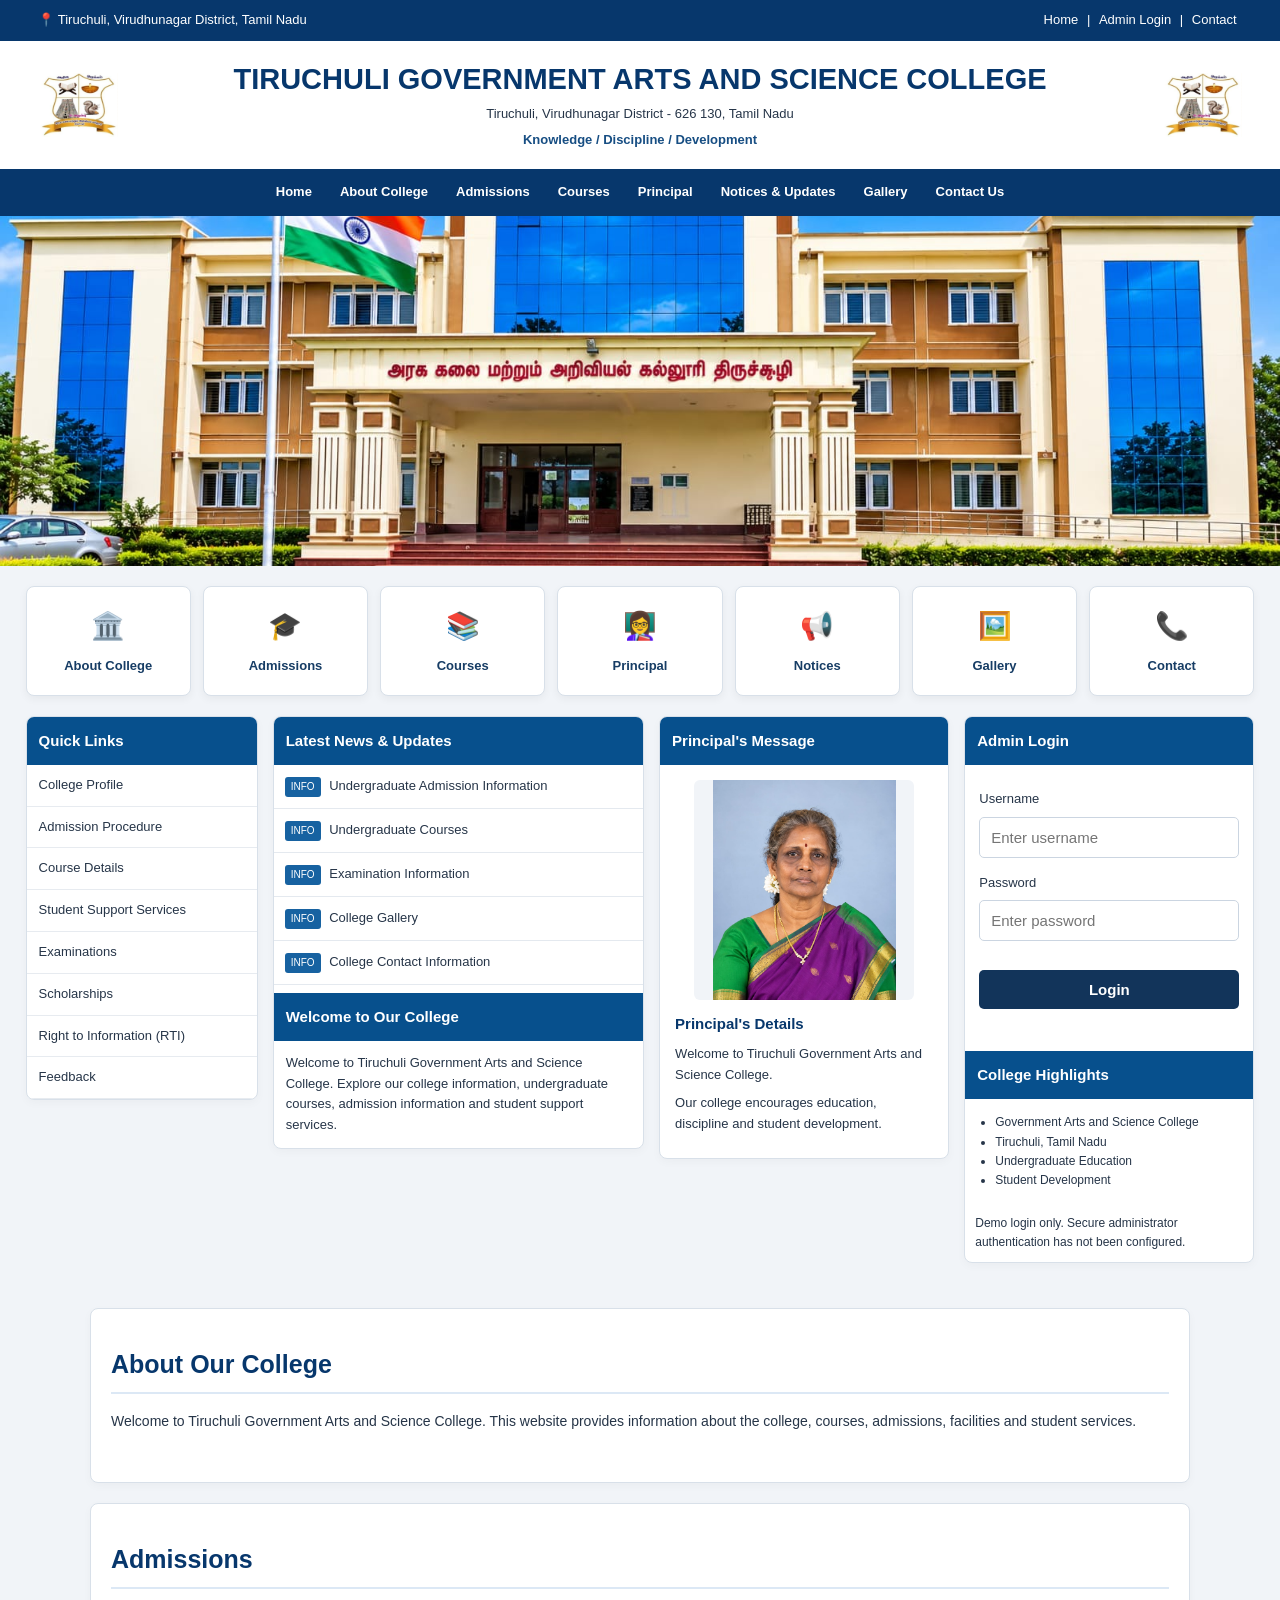
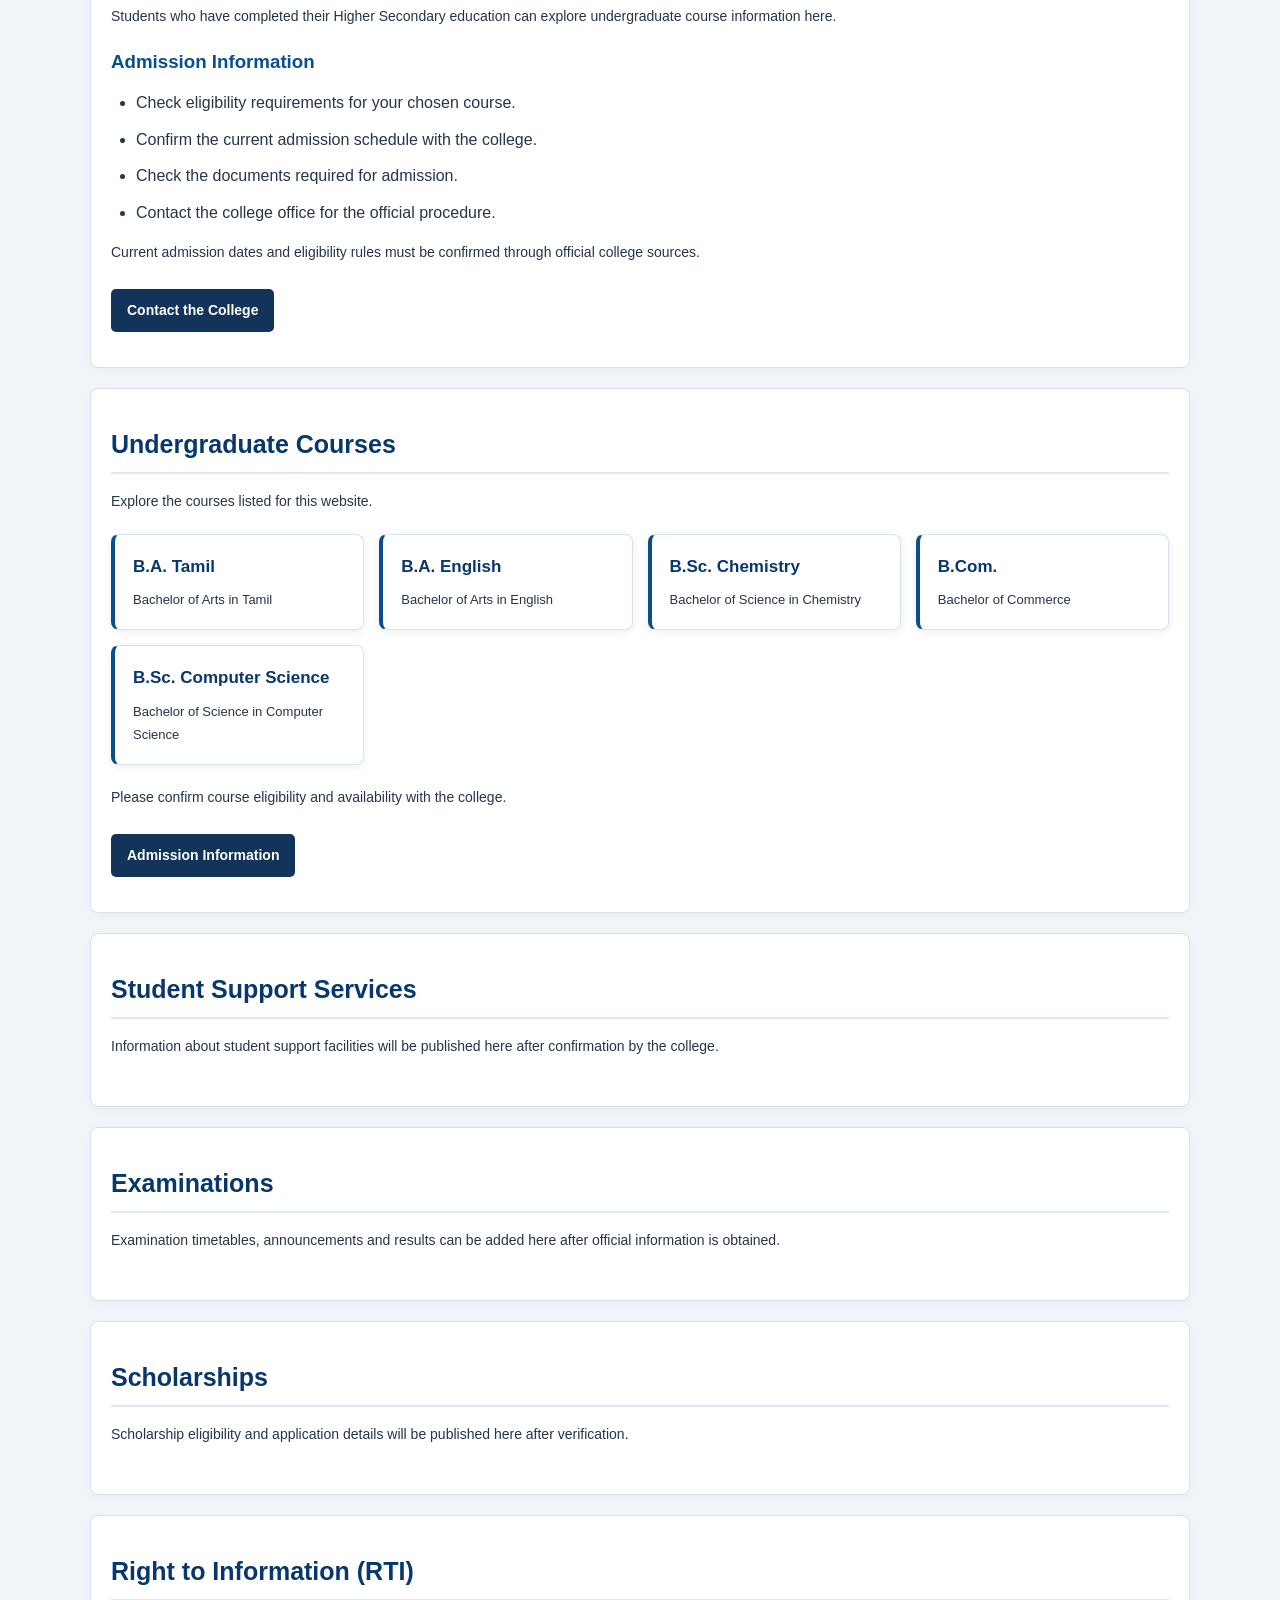
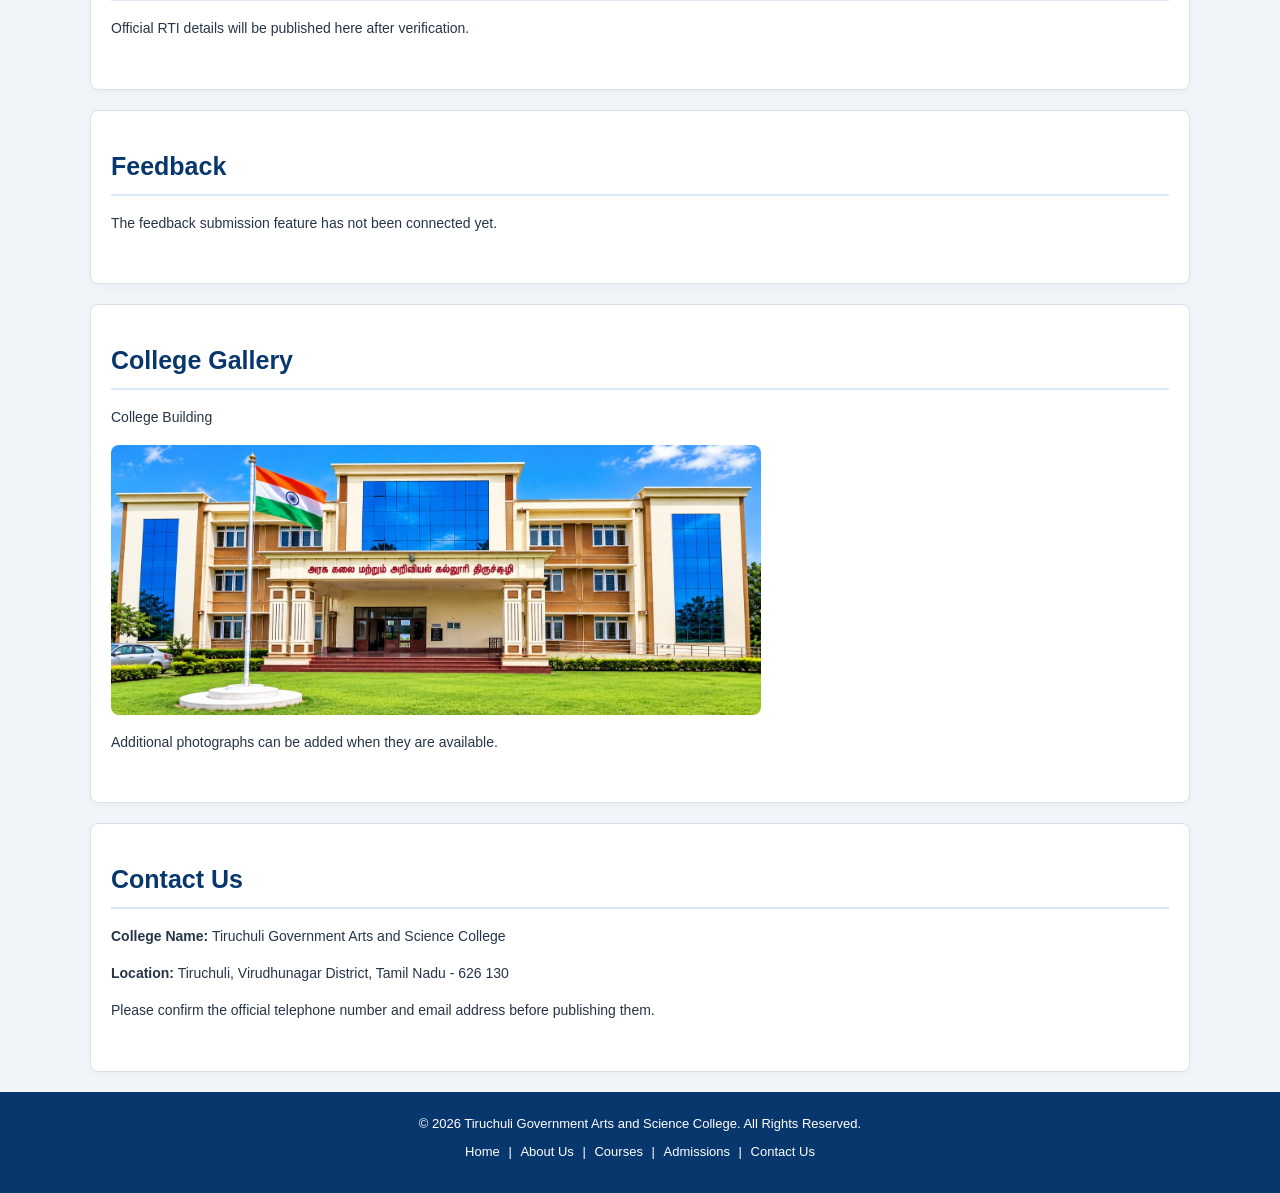
<file: index.html>
<!DOCTYPE html>
<html lang="en">
<head>
    <meta charset="UTF-8">
    <meta name="viewport" content="width=device-width, initial-scale=1.0">

    <title>Government Arts and Science College, Tiruchuli</title>

    <link rel="stylesheet" href="style.css">

    <style>
        .login-status {
            margin-top: 12px;
            padding: 10px;
            border-radius: 5px;
            font-weight: bold;
        }

        .login-status.error {
            color: #991b1b;
            background: #fee2e2;
        }

        .login-status.success {
            color: #166534;
            background: #dcfce7;
        }

        .admin-panel input {
            display: block;
            width: 100%;
            padding: 11px;
            margin: 7px 0 15px;
            border: 1px solid #cbd5e1;
            border-radius: 5px;
            font-size: 15px;
        }

        .admin-panel button {
            padding: 11px 20px;
            border: none;
            border-radius: 5px;
            background: #12345a;
            color: white;
            cursor: pointer;
            font-size: 15px;
        }

        .admin-panel button:hover {
            background: #1d70b8;
        }

        .action-link {
            display: inline-block;
            margin-top: 12px;
            padding: 10px 16px;
            background: #12345a;
            color: white;
            text-decoration: none;
            border-radius: 5px;
        }

        .course-grid {
            display: grid;
            grid-template-columns: repeat(auto-fit, minmax(200px, 1fr));
            gap: 15px;
            margin: 20px 0;
        }

        .course-card {
            padding: 18px;
            background: white;
            border-radius: 8px;
            box-shadow: 0 2px 8px #00000012;
        }

        .gallery-image {
            width: 100%;
            max-width: 650px;
            height: auto;
            display: block;
            margin: 15px 0;
            border-radius: 8px;
        }

        .extra-section {
            padding: 35px 20px;
            margin: 20px auto;
            max-width: 1100px;
            scroll-margin-top: 20px;
        }

        .extra-section h2 {
            margin-bottom: 15px;
        }

        .extra-section p,
        .extra-section li {
            line-height: 1.8;
        }

        .extra-section ul {
            padding-left: 25px;
            margin-top: 12px;
        }

        .admin-panel {
            scroll-margin-top: 20px;
        }
    </style>
</head>

<body>

<header id="home">

    <div class="topbar">
        <span>📍 Tiruchuli, Virudhunagar District, Tamil Nadu</span>

        <div>
            <a href="#home">Home</a> |
            <a href="#login">Admin Login</a> |
            <a href="#contact">Contact</a>
        </div>
    </div>

    <div class="college-header">

        <img src="images/college-logo.jpeg"
             alt="College Logo"
             class="logo">

        <div class="college-title">
            <h1>TIRUCHULI GOVERNMENT ARTS AND SCIENCE COLLEGE</h1>
            <p>Tiruchuli, Virudhunagar District - 626 130, Tamil Nadu</p>
            <p class="motto">Knowledge / Discipline / Development</p>
        </div>

        <img src="images/college-logo.jpeg"
             alt="College Emblem"
             class="logo second-logo">

    </div>

    <nav>
        <a href="#home">Home</a>
        <a href="#about">About College</a>
        <a href="#admissions">Admissions</a>
        <a href="#courses">Courses</a>
        <a href="#principal">Principal</a>
        <a href="#notices">Notices & Updates</a>
        <a href="#gallery">Gallery</a>
        <a href="#contact">Contact Us</a>
    </nav>

</header>

<main>

    <section class="hero">
        <img src="images/college-building.jpg"
             alt="Government Arts and Science College Building">
    </section>

    <section class="quick-menu">

        <a href="#about"><span>🏛️</span> About College</a>
        <a href="#admissions"><span>🎓</span> Admissions</a>
        <a href="#courses"><span>📚</span> Courses</a>
        <a href="#principal"><span>👩‍🏫</span> Principal</a>
        <a href="#notices"><span>📢</span> Notices</a>
        <a href="#gallery"><span>🖼️</span> Gallery</a>
        <a href="#contact"><span>📞</span> Contact</a>

    </section>

    <section class="content-grid">

        <div class="panel quick-links">
            <h3>Quick Links</h3>

            <a href="#about">College Profile</a>
            <a href="#admissions">Admission Procedure</a>
            <a href="#courses">Course Details</a>
            <a href="#student-services">Student Support Services</a>
            <a href="#examinations">Examinations</a>
            <a href="#scholarships">Scholarships</a>
            <a href="#rti">Right to Information (RTI)</a>
            <a href="#feedback">Feedback</a>
        </div>

        <div class="panel news" id="notices">

            <h3>Latest News & Updates</h3>

            <a class="news-item" href="#admissions">
                <span>INFO</span> Undergraduate Admission Information
            </a>

            <a class="news-item" href="#courses">
                <span>INFO</span> Undergraduate Courses
            </a>

            <a class="news-item" href="#examinations">
                <span>INFO</span> Examination Information
            </a>

            <a class="news-item" href="#gallery">
                <span>INFO</span> College Gallery
            </a>

            <a class="news-item" href="#contact">
                <span>INFO</span> College Contact Information
            </a>

            <h3 class="welcome-title">Welcome to Our College</h3>

            <p>
                Welcome to Tiruchuli Government Arts and Science College.
                Explore our college information, undergraduate courses,
                admission information and student support services.
            </p>

        </div>

        <div class="panel principal-message" id="principal">

            <h3>Principal's Message</h3>

            <div class="principal-details">

                <img src="images/principal.jpeg"
                     alt="College Principal"
                     class="principal-photo">

                <div class="principal-text">
                    <h4>Principal's Details</h4>

                    <p>
                        Welcome to Tiruchuli Government Arts and Science College.
                    </p>

                    <p>
                        Our college encourages education, discipline
                        and student development.
                    </p>
                </div>

            </div>

        </div>

        <div class="panel admin-panel" id="login">

            <h3>Admin Login</h3>

            <form id="loginForm" autocomplete="off">

                <label for="username">Username</label>

                <input type="text"
                       id="username"
                       name="username"
                       placeholder="Enter username"
                       autocomplete="username"
                       required>

                <label for="password">Password</label>

                <input type="password"
                       id="password"
                       name="password"
                       placeholder="Enter password"
                       autocomplete="current-password"
                       required>

                <button type="submit">Login</button>

                <p id="loginMessage"
                   class="login-status"
                   role="status"
                   aria-live="polite"></p>

            </form>

            <h3>College Highlights</h3>

            <ul>
                <li>Government Arts and Science College</li>
                <li>Tiruchuli, Tamil Nadu</li>
                <li>Undergraduate Education</li>
                <li>Student Development</li>
            </ul>

            <p style="padding:10px;font-size:12px;">
                Demo login only. Secure administrator authentication
                has not been configured.
            </p>

        </div>

    </section>

    <section class="extra-section" id="about">
        <h2>About Our College</h2>
        <p>
            Welcome to Tiruchuli Government Arts and Science College.
            This website provides information about the college,
            courses, admissions, facilities and student services.
        </p>
    </section>

    <section class="extra-section" id="admissions">
        <h2>Admissions</h2>

        <p>
            Students who have completed their Higher Secondary education
            can explore undergraduate course information here.
        </p>

        <h3>Admission Information</h3>

        <ul>
            <li>Check eligibility requirements for your chosen course.</li>
            <li>Confirm the current admission schedule with the college.</li>
            <li>Check the documents required for admission.</li>
            <li>Contact the college office for the official procedure.</li>
        </ul>

        <p>
            Current admission dates and eligibility rules must be confirmed
            through official college sources.
        </p>

        <a class="action-link" href="#contact">Contact the College</a>
    </section>

    <section class="extra-section" id="courses">
        <h2>Undergraduate Courses</h2>

        <p>Explore the courses listed for this website.</p>

        <div class="course-grid">

            <article class="course-card">
                <h3>B.A. Tamil</h3>
                <p>Bachelor of Arts in Tamil</p>
            </article>

            <article class="course-card">
                <h3>B.A. English</h3>
                <p>Bachelor of Arts in English</p>
            </article>

            <article class="course-card">
                <h3>B.Sc. Chemistry</h3>
                <p>Bachelor of Science in Chemistry</p>
            </article>

            <article class="course-card">
                <h3>B.Com.</h3>
                <p>Bachelor of Commerce</p>
            </article>

            <article class="course-card">
                <h3>B.Sc. Computer Science</h3>
                <p>Bachelor of Science in Computer Science</p>
            </article>

        </div>

        <p>
            Please confirm course eligibility and availability with the college.
        </p>

        <a class="action-link" href="#admissions">Admission Information</a>
    </section>

    <section class="extra-section" id="student-services">
        <h2>Student Support Services</h2>
        <p>
            Information about student support facilities will be published
            here after confirmation by the college.
        </p>
    </section>

    <section class="extra-section" id="examinations">
        <h2>Examinations</h2>
        <p>
            Examination timetables, announcements and results can be added
            here after official information is obtained.
        </p>
    </section>

    <section class="extra-section" id="scholarships">
        <h2>Scholarships</h2>
        <p>
            Scholarship eligibility and application details will be published
            here after verification.
        </p>
    </section>

    <section class="extra-section" id="rti">
        <h2>Right to Information (RTI)</h2>
        <p>
            Official RTI details will be published here after verification.
        </p>
    </section>

    <section class="extra-section" id="feedback">
        <h2>Feedback</h2>
        <p>
            The feedback submission feature has not been connected yet.
        </p>
    </section>

    <section class="extra-section" id="gallery">
        <h2>College Gallery</h2>
        <p>College Building</p>

        <img src="images/college-building.jpg"
             alt="College Building"
             class="gallery-image">

        <p>
            Additional photographs can be added when they are available.
        </p>
    </section>

    <section class="extra-section" id="contact">
        <h2>Contact Us</h2>

        <p>
            <strong>College Name:</strong>
            Tiruchuli Government Arts and Science College
        </p>

        <p>
            <strong>Location:</strong>
            Tiruchuli, Virudhunagar District, Tamil Nadu - 626 130
        </p>

        <p>
            Please confirm the official telephone number and email address
            before publishing them.
        </p>
    </section>

</main>

<footer>
    <p>
        © 2026 Tiruchuli Government Arts and Science College.
        All Rights Reserved.
    </p>

    <p>
        <a href="#home">Home</a> |
        <a href="#about">About Us</a> |
        <a href="#courses">Courses</a> |
        <a href="#admissions">Admissions</a> |
        <a href="#contact">Contact Us</a>
    </p>
</footer>

<script>
    const loginForm = document.getElementById("loginForm");
    const loginMessage = document.getElementById("loginMessage");

    loginForm.addEventListener("submit", function(event) {
        event.preventDefault();

        const username = document.getElementById("username").value.trim();
        const password = document.getElementById("password").value;

        // DEMO ONLY: these credentials are visible in the website source.
        // This is not secure authentication.
        if (username === "college_admin" && password === "College@2026") {
            loginMessage.textContent = "Login successful. Opening dashboard...";
            loginMessage.className = "login-status success";

            setTimeout(function() {
                window.location.href = "admin-dashboard.html";
            }, 500);
        } else {
            loginMessage.textContent = "Invalid username or password.";
            loginMessage.className = "login-status error";
        }
    });
</script>

</body>
</html>
</file>
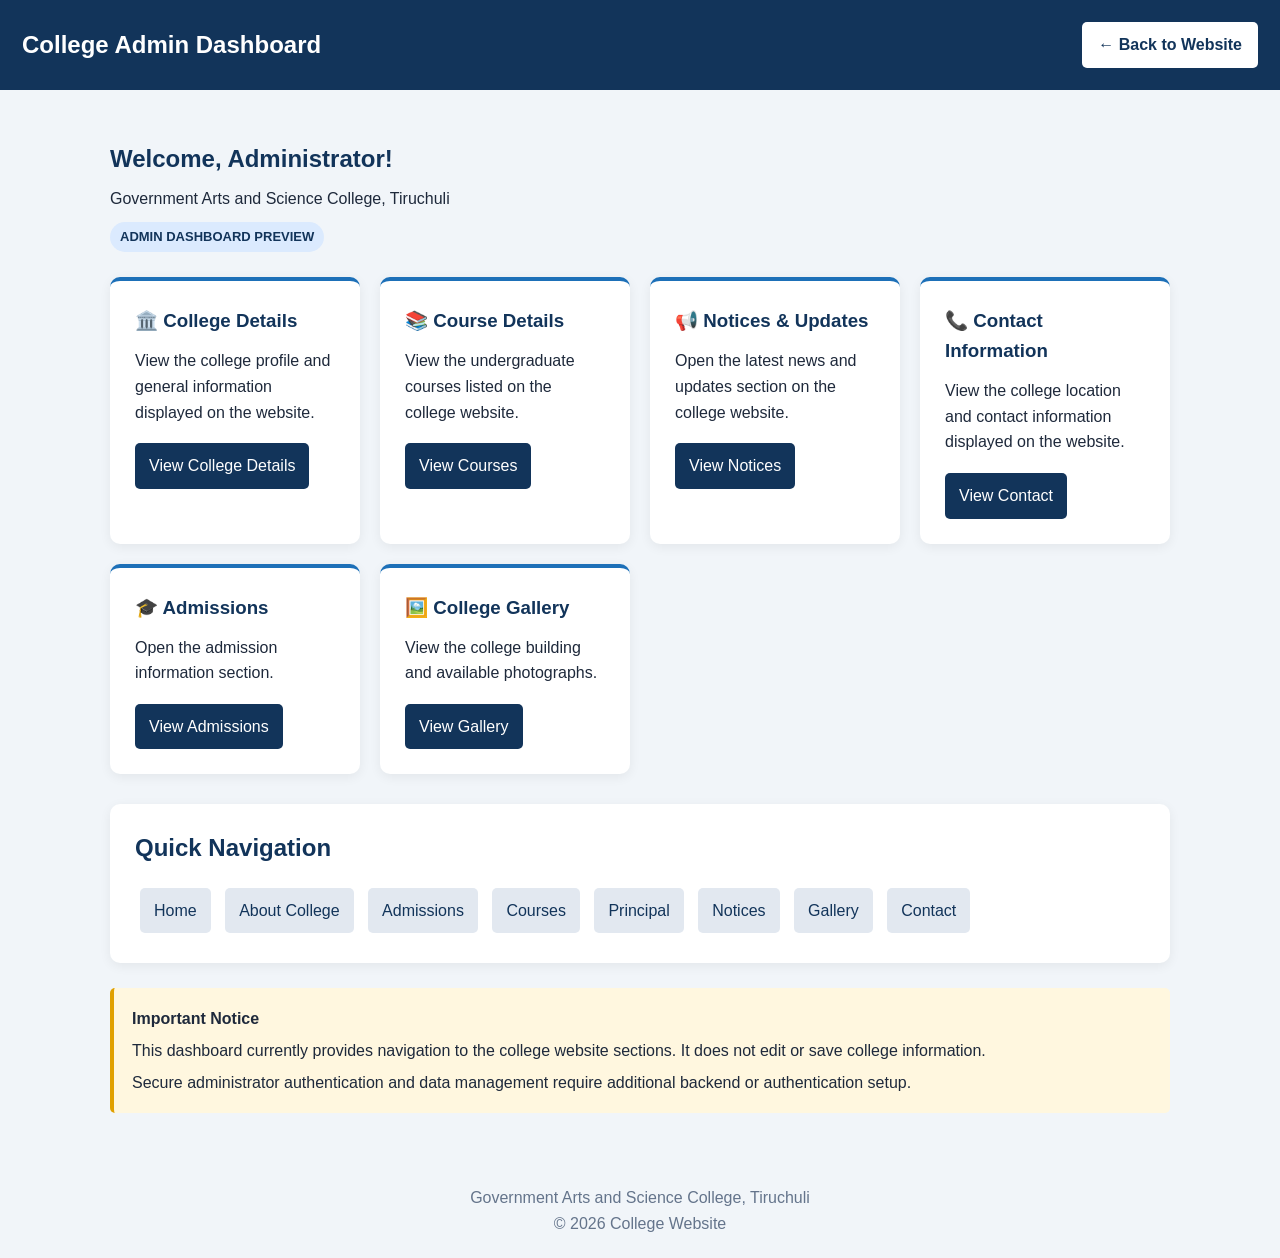
<file: admin-dashboard.html>
<!DOCTYPE html>
<html lang="en">
<head>
    <meta charset="UTF-8">
    <meta name="viewport" content="width=device-width, initial-scale=1.0">

    <title>College Admin Dashboard</title>

    <style>
        * {
            box-sizing: border-box;
            margin: 0;
            padding: 0;
        }

        body {
            font-family: Arial, sans-serif;
            background: #f1f5f9;
            color: #1e293b;
            line-height: 1.6;
        }

        header {
            background: #12345a;
            color: white;
            padding: 22px;
            display: flex;
            justify-content: space-between;
            align-items: center;
            flex-wrap: wrap;
            gap: 15px;
        }

        header h1 {
            font-size: 24px;
        }

        .back-button {
            background: white;
            color: #12345a;
            padding: 10px 16px;
            border-radius: 5px;
            text-decoration: none;
            font-weight: bold;
        }

        .back-button:hover {
            background: #dbeafe;
        }

        .container {
            max-width: 1100px;
            margin: 30px auto;
            padding: 20px;
        }

        .welcome {
            margin-bottom: 25px;
        }

        .welcome h2 {
            margin-bottom: 8px;
            color: #12345a;
        }

        .dashboard-label {
            display: inline-block;
            margin-top: 10px;
            padding: 5px 10px;
            background: #dbeafe;
            color: #12345a;
            border-radius: 20px;
            font-size: 13px;
            font-weight: bold;
        }

        .cards {
            display: grid;
            grid-template-columns: repeat(auto-fit, minmax(220px, 1fr));
            gap: 20px;
        }

        .card {
            background: white;
            padding: 25px;
            border-radius: 10px;
            box-shadow: 0 3px 12px #00000010;
            border-top: 4px solid #1d70b8;
        }

        .card h3 {
            margin-bottom: 12px;
            color: #12345a;
        }

        .card p {
            margin-bottom: 18px;
        }

        .card a {
            display: inline-block;
            background: #12345a;
            color: white;
            text-decoration: none;
            padding: 10px 14px;
            border-radius: 5px;
        }

        .card a:hover {
            background: #1d70b8;
        }

        .notice {
            margin-top: 25px;
            background: #fff7df;
            padding: 18px;
            border-left: 4px solid #e0a000;
            border-radius: 5px;
        }

        .notice p {
            margin-top: 6px;
        }

        .quick-actions {
            margin-top: 30px;
            padding: 25px;
            background: white;
            border-radius: 10px;
            box-shadow: 0 3px 12px #00000010;
        }

        .quick-actions h2 {
            color: #12345a;
            margin-bottom: 15px;
        }

        .quick-actions a {
            display: inline-block;
            margin: 5px;
            padding: 10px 14px;
            background: #e2e8f0;
            color: #12345a;
            text-decoration: none;
            border-radius: 5px;
        }

        .quick-actions a:hover {
            background: #cbd5e1;
        }

        footer {
            text-align: center;
            padding: 22px;
            color: #64748b;
        }

        @media (max-width: 600px) {
            header h1 {
                font-size: 19px;
            }

            .container {
                padding: 15px;
            }

            .card {
                padding: 20px;
            }
        }
    </style>
</head>

<body>

<header>
    <h1>College Admin Dashboard</h1>

    <a class="back-button" href="index.html">
        ← Back to Website
    </a>
</header>

<main class="container">

    <section class="welcome">
        <h2>Welcome, Administrator!</h2>

        <p>Government Arts and Science College, Tiruchuli</p>

        <span class="dashboard-label">ADMIN DASHBOARD PREVIEW</span>
    </section>

    <section class="cards">

        <article class="card">
            <h3>🏛️ College Details</h3>

            <p>
                View the college profile and general information
                displayed on the website.
            </p>

            <a href="index.html#about">
                View College Details
            </a>
        </article>

        <article class="card">
            <h3>📚 Course Details</h3>

            <p>
                View the undergraduate courses listed on the
                college website.
            </p>

            <a href="index.html#courses">
                View Courses
            </a>
        </article>

        <article class="card">
            <h3>📢 Notices & Updates</h3>

            <p>
                Open the latest news and updates section
                on the college website.
            </p>

            <a href="index.html#notices">
                View Notices
            </a>
        </article>

        <article class="card">
            <h3>📞 Contact Information</h3>

            <p>
                View the college location and contact information
                displayed on the website.
            </p>

            <a href="index.html#contact">
                View Contact
            </a>
        </article>

        <article class="card">
            <h3>🎓 Admissions</h3>

            <p>
                Open the admission information section.
            </p>

            <a href="index.html#admissions">
                View Admissions
            </a>
        </article>

        <article class="card">
            <h3>🖼️ College Gallery</h3>

            <p>
                View the college building and available photographs.
            </p>

            <a href="index.html#gallery">
                View Gallery
            </a>
        </article>

    </section>

    <section class="quick-actions">

        <h2>Quick Navigation</h2>

        <a href="index.html#home">Home</a>
        <a href="index.html#about">About College</a>
        <a href="index.html#admissions">Admissions</a>
        <a href="index.html#courses">Courses</a>
        <a href="index.html#principal">Principal</a>
        <a href="index.html#notices">Notices</a>
        <a href="index.html#gallery">Gallery</a>
        <a href="index.html#contact">Contact</a>

    </section>

    <section class="notice">

        <strong>Important Notice</strong>

        <p>
            This dashboard currently provides navigation to the
            college website sections. It does not edit or save
            college information.
        </p>

        <p>
            Secure administrator authentication and data management
            require additional backend or authentication setup.
        </p>

    </section>

</main>

<footer>
    <p>
        Government Arts and Science College, Tiruchuli
    </p>

    <p>
        © 2026 College Website
    </p>
</footer>

</body>
</html>
</file>
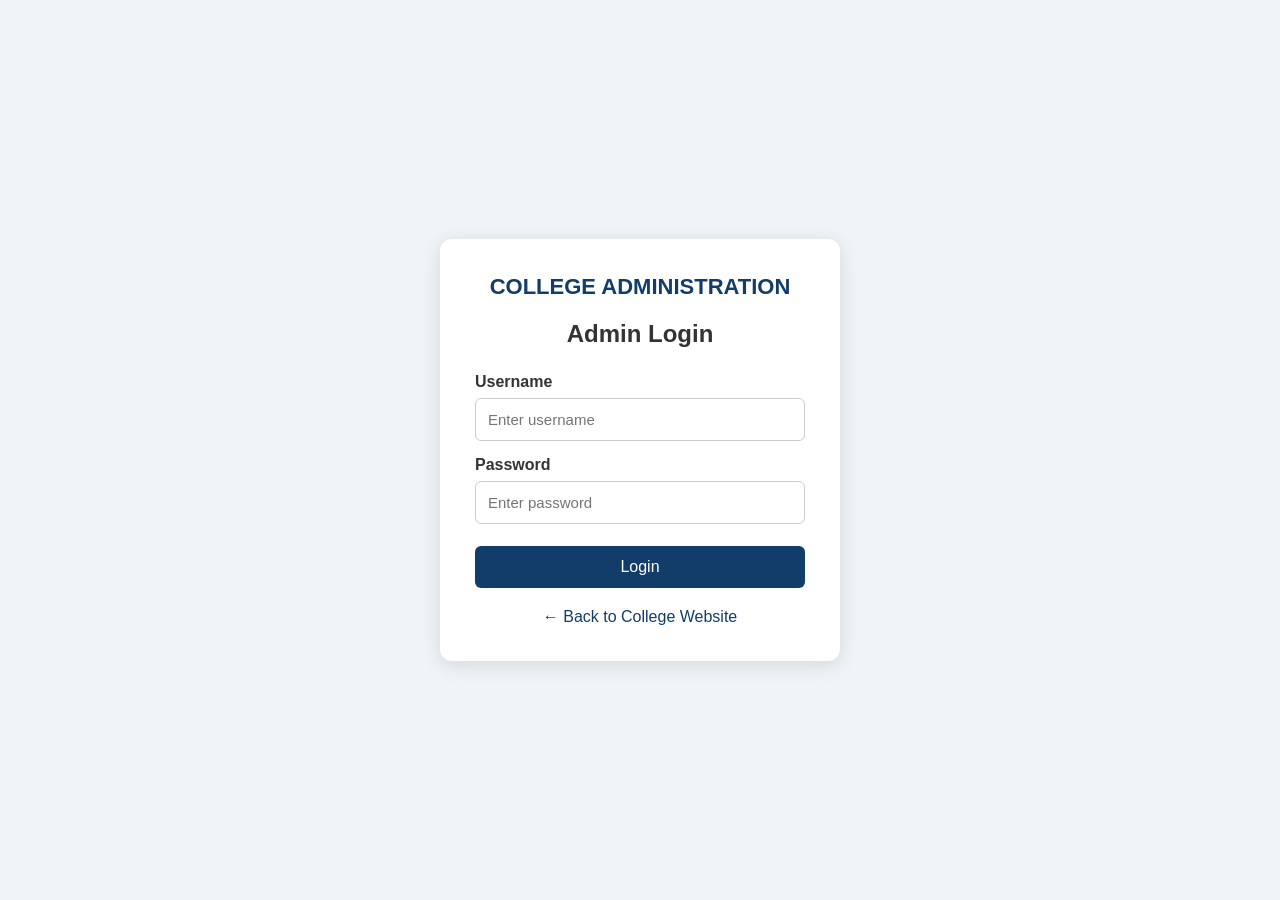
<file: login.html>
<!DOCTYPE html>
<html lang="en">
<head>
    <meta charset="UTF-8">
    <meta name="viewport" content="width=device-width, initial-scale=1.0">

    <title>College Admin Login</title>

    <style>
        * {
            box-sizing: border-box;
        }

        body {
            margin: 0;
            font-family: Arial, sans-serif;
            background: #f0f4f8;
            display: flex;
            justify-content: center;
            align-items: center;
            min-height: 100vh;
        }

        .login-container {
            background: white;
            width: 90%;
            max-width: 400px;
            padding: 35px;
            border-radius: 12px;
            box-shadow: 0 4px 20px rgba(0, 0, 0, 0.12);
        }

        .college-title {
            text-align: center;
            color: #123c69;
            font-size: 22px;
            font-weight: bold;
            margin-bottom: 8px;
        }

        h2 {
            text-align: center;
            color: #333;
            margin-bottom: 25px;
        }

        label {
            display: block;
            margin: 15px 0 7px;
            font-weight: bold;
            color: #333;
        }

        input {
            width: 100%;
            padding: 12px;
            border: 1px solid #ccc;
            border-radius: 6px;
            font-size: 15px;
        }

        button {
            width: 100%;
            padding: 12px;
            margin-top: 22px;
            background: #123c69;
            color: white;
            border: none;
            border-radius: 6px;
            font-size: 16px;
            cursor: pointer;
        }

        button:hover {
            background: #0b2948;
        }

        #loginMessage {
            text-align: center;
            margin-top: 15px;
            font-size: 14px;
        }

        .back-link {
            text-align: center;
            margin-top: 20px;
        }

        .back-link a {
            color: #123c69;
            text-decoration: none;
        }
    </style>
</head>

<body>

    <div class="login-container">

        <div class="college-title">
            COLLEGE ADMINISTRATION
        </div>

        <h2>Admin Login</h2>

        <form id="loginForm">

            <label for="username">Username</label>
            <input
                type="text"
                id="username"
                placeholder="Enter username"
                autocomplete="username"
                required
            >

            <label for="password">Password</label>
            <input
                type="password"
                id="password"
                placeholder="Enter password"
                autocomplete="current-password"
                required
            >

            <button type="submit">Login</button>

            <p id="loginMessage" role="alert"></p>

        </form>

        <div class="back-link">
            <a href="index.html">← Back to College Website</a>
        </div>

    </div>

    <script>
        document.getElementById("loginForm").addEventListener("submit", function(event) {
            event.preventDefault();

            const username = document.getElementById("username").value.trim();
            const password = document.getElementById("password").value;
            const message = document.getElementById("loginMessage");

            if (
                username === "college_admin" &&
                password === "College@2026"
            ) {
                window.location.href = "admin-dashboard.html";
            } else {
                message.textContent = "Invalid username or password.";
                message.style.color = "red";
            }
        });
    </script>

</body>
</html>
</file>
<file: style.css>
* {
    box-sizing: border-box;
    margin: 0;
    padding: 0;
}

html {
    scroll-behavior: smooth;
    scroll-padding-top: 20px;
}

body {
    font-family: Arial, Helvetica, sans-serif;
    background: #f1f4f8;
    color: #263548;
    line-height: 1.6;
}

a {
    transition: background-color 0.2s ease, color 0.2s ease;
}

/* TOP BAR */

.topbar {
    background: #07376c;
    color: white;
    padding: 10px 3%;
    display: flex;
    justify-content: space-between;
    align-items: center;
    flex-wrap: wrap;
    gap: 10px;
    font-size: 13px;
}

.topbar a {
    color: white;
    text-decoration: none;
    padding: 5px;
}

.topbar a:hover {
    text-decoration: underline;
}

/* COLLEGE HEADER */

.college-header {
    background: white;
    padding: 18px 3%;
    display: flex;
    align-items: center;
    justify-content: space-between;
    gap: 18px;
    text-align: center;
}

.logo {
    width: 80px;
    height: 80px;
    object-fit: contain;
}

.college-title {
    flex: 1;
}

.college-title h1 {
    color: #07376c;
    font-size: clamp(17px, 2.3vw, 29px);
    line-height: 1.4;
}

.college-title p {
    font-size: 13px;
    margin-top: 5px;
}

.college-title .motto {
    color: #174e83;
    font-weight: bold;
}

/* NAVIGATION */

nav {
    background: #07376c;
    display: flex;
    justify-content: center;
    flex-wrap: wrap;
}

nav a {
    color: white;
    text-decoration: none;
    padding: 13px 14px;
    font-size: 13px;
    font-weight: bold;
}

nav a:hover,
nav a:focus-visible {
    background: #1762a1;
    outline-offset: -3px;
}

/* HERO IMAGE */

.hero {
    width: 100%;
    height: 350px;
    overflow: hidden;
    background: #174e83;
}

.hero > img {
    width: 100%;
    height: 100%;
    object-fit: cover;
    object-position: center;
    display: block;
}

/* QUICK MENU */

.quick-menu {
    display: grid;
    grid-template-columns: repeat(7, minmax(0, 1fr));
    gap: 12px;
    padding: 20px 2%;
}

.quick-menu a {
    background: white;
    color: #173d65;
    text-decoration: none;
    text-align: center;
    padding: 18px 8px;
    border: 1px solid #d8e0e9;
    border-radius: 8px;
    box-shadow: 0 3px 8px #0000000d;
    font-size: 13px;
    font-weight: bold;
    overflow-wrap: anywhere;
}

.quick-menu a span {
    display: block;
    font-size: 27px;
    margin-bottom: 8px;
}

.quick-menu a:hover,
.quick-menu a:focus-visible {
    background: #e5f1ff;
    color: #07508d;
    border-color: #07508d;
}

/* MAIN CONTENT GRID */

.content-grid {
    display: grid;
    grid-template-columns: 1fr 1.6fr 1.25fr 1.25fr;
    gap: 15px;
    padding: 0 2% 25px;
    align-items: start;
}

.panel {
    background: white;
    border: 1px solid #d8e0e9;
    border-radius: 8px;
    overflow: hidden;
    min-width: 0;
    box-shadow: 0 3px 10px #00000008;
}

.panel h3 {
    background: #07508d;
    color: white;
    font-size: 15px;
    padding: 12px;
}

/* QUICK LINKS */

.quick-links a {
    display: block;
    padding: 10px 12px;
    border-bottom: 1px solid #e7ebf0;
    text-decoration: none;
    color: #263548;
    font-size: 13px;
}

.quick-links a:hover,
.quick-links a:focus-visible {
    background: #edf5ff;
    color: #07508d;
}

/* NEWS */

.news-item {
    display: block;
    padding: 11px;
    border-bottom: 1px solid #e4e9ef;
    font-size: 13px;
    color: #263548;
    text-decoration: none;
}

.news-item:hover,
.news-item:focus-visible {
    background: #edf5ff;
}

.news-item span {
    display: inline-block;
    background: #1762a1;
    color: white;
    padding: 2px 6px;
    border-radius: 3px;
    font-size: 10px;
    margin-right: 5px;
}

.news > p {
    padding: 12px;
    font-size: 13px;
}

.welcome-title {
    margin-top: 8px;
}

/* PRINCIPAL */

.principal-details {
    padding: 15px;
    text-align: center;
}

.principal-details img,
.principal-photo {
    display: block;
    width: 100%;
    max-width: 220px;
    height: 220px;
    object-fit: contain;
    object-position: center;
    margin: 0 auto 12px;
    border-radius: 6px;
    background: #f1f4f8;
}

.principal-text {
    text-align: left;
}

.principal-details h4 {
    color: #07376c;
    margin-bottom: 8px;
    font-size: 15px;
}

.principal-details p {
    font-size: 13px;
    margin-bottom: 8px;
}

/* ADMIN PANEL */

.admin-panel form {
    padding: 14px;
}

.admin-panel label {
    display: block;
    font-size: 13px;
    margin: 10px 0 5px;
}

.admin-panel input {
    width: 100%;
    padding: 11px;
    border: 1px solid #ccd5df;
    border-radius: 5px;
    font-size: 14px;
}

.admin-panel input:focus {
    outline: 2px solid #8abcf0;
    border-color: #07508d;
}

.admin-panel button {
    width: 100%;
    margin-top: 14px;
    padding: 11px;
    background: #07508d;
    color: white;
    border: none;
    border-radius: 5px;
    font-size: 14px;
    font-weight: bold;
    cursor: pointer;
}

.admin-panel button:hover {
    background: #07376c;
}

.admin-panel ul {
    padding: 14px 14px 14px 30px;
    font-size: 12px;
}

#loginMessage {
    font-size: 12px;
    margin-top: 8px;
    overflow-wrap: anywhere;
}

/* GENERAL SECTIONS */

.extra-section {
    background: white;
    margin: 15px 2%;
    padding: 25px;
    border: 1px solid #d8e0e9;
    border-radius: 8px;
    box-shadow: 0 3px 10px #00000008;
    scroll-margin-top: 15px;
}

.extra-section h2 {
    color: #07376c;
    font-size: 25px;
    margin-bottom: 12px;
    padding-bottom: 8px;
    border-bottom: 2px solid #dce8f5;
}

.extra-section h3 {
    color: #07508d;
    margin: 18px 0 10px;
}

.extra-section p {
    font-size: 14px;
    margin-bottom: 12px;
}

.extra-section ul {
    padding-left: 25px;
    margin: 12px 0;
}

.extra-section li {
    margin-bottom: 8px;
}

/* COURSE CARDS */

.course-grid {
    display: grid;
    grid-template-columns: repeat(3, minmax(0, 1fr));
    gap: 15px;
    margin: 20px 0;
}

.course-card {
    background: #f7faff;
    border: 1px solid #d5e3f3;
    border-left: 4px solid #07508d;
    border-radius: 7px;
    padding: 18px;
}

.course-card h3 {
    color: #07376c;
    font-size: 17px;
    margin: 0 0 8px;
}

.course-card p {
    font-size: 13px;
    margin: 0;
}

.course-card:hover {
    background: #eaf3ff;
}

/* ACTION LINKS */

.action-link {
    display: inline-block;
    background: #07508d;
    color: white;
    text-decoration: none;
    padding: 11px 18px;
    margin-top: 8px;
    border-radius: 5px;
    font-size: 14px;
    font-weight: bold;
}

.action-link:hover,
.action-link:focus-visible {
    background: #07376c;
}

/* GALLERY */

.gallery-image {
    width: 100%;
    max-width: 750px;
    max-height: 400px;
    object-fit: cover;
    display: block;
    margin: 15px 0;
    border-radius: 6px;
}

/* FOOTER */

footer {
    background: #07376c;
    color: white;
    text-align: center;
    padding: 22px 12px;
    font-size: 13px;
}

footer p {
    margin-bottom: 8px;
}

footer a {
    color: white;
    text-decoration: none;
    margin: 0 5px;
}

footer a:hover {
    text-decoration: underline;
}

/* TABLET */

@media (max-width: 1100px) {
    .quick-menu {
        grid-template-columns: repeat(4, minmax(0, 1fr));
    }

    .content-grid {
        grid-template-columns: repeat(2, minmax(0, 1fr));
    }

    .course-grid {
        grid-template-columns: repeat(2, minmax(0, 1fr));
    }
}

/* MOBILE */

@media (max-width: 600px) {
    .topbar {
        flex-direction: column;
        text-align: center;
    }

    .college-header {
        flex-wrap: wrap;
        gap: 10px;
    }

    .logo {
        width: 48px;
        height: 48px;
    }

    .second-logo {
        display: none;
    }

    .college-title h1 {
        font-size: 17px;
    }

    .college-title p {
        font-size: 12px;
    }

    nav a {
        padding: 10px 8px;
        font-size: 12px;
    }

    .hero {
        height: 220px;
    }

    .quick-menu {
        grid-template-columns: repeat(2, minmax(0, 1fr));
        gap: 9px;
        padding: 12px;
    }

    .content-grid {
        grid-template-columns: 1fr;
        padding: 0 12px 18px;
    }

    .extra-section {
        margin: 12px;
        padding: 18px;
    }

    .extra-section h2 {
        font-size: 21px;
    }

    .course-grid {
        grid-template-columns: 1fr;
    }

    .principal-details img,
    .principal-photo {
        max-width: 220px;
        height: 220px;
    }
}
</file>
